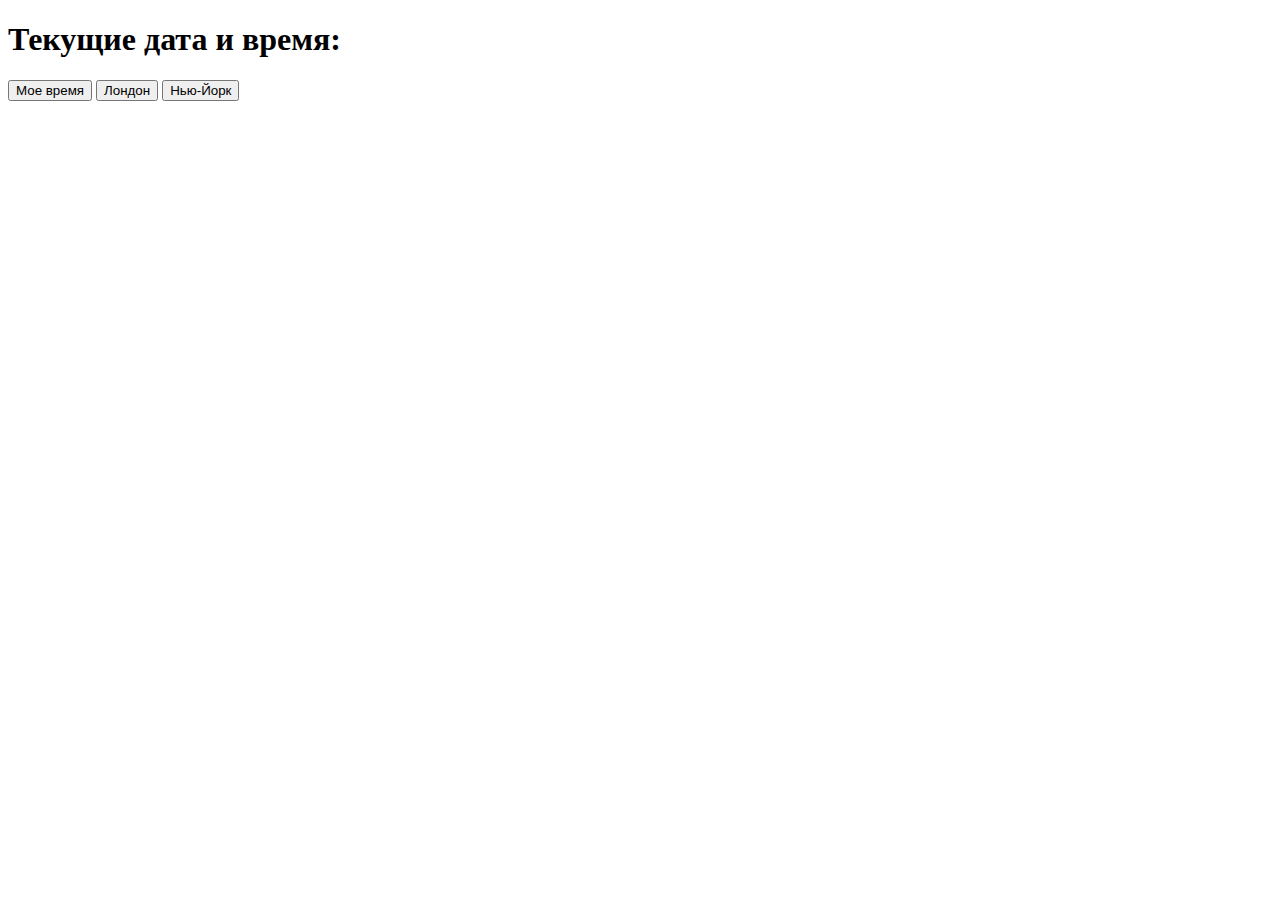
<file: templates/index.html>
<!DOCTYPE html>
<html lang="en">
<head>
    <meta charset="UTF-8">
    <meta name="viewport" content="width=device-width, initial-scale=1.0">
    <title>Текущие дата и время</title>
    <script>
        let intervalId;

        function updateTime(timezone = null) {
            clearInterval(intervalId);
            if (timezone) {
                intervalId = setInterval(() => {
                    const now = new Date();
                    const options = { timeZone: timezone, hour12: false };
                    const formattedTime = now.toLocaleString('en-GB', options);
                    document.getElementById('time').innerText = formattedTime;
                }, 1000);
            } else {
                intervalId = setInterval(() => {
                    const now = new Date();
                    const formattedTime = now.toLocaleString();
                    document.getElementById('time').innerText = formattedTime;
                }, 1000);
            }
        }

        window.onload = () => updateTime();
    </script>
</head>
<body>
    <div class="modal" tabindex="-1">
        <div class="modal-dialog">
            <div class="modal-content">
                <div class="modal-header">
                    <h1 class="modal-title">Текущие дата и время:</h1>
                </div>
                <div class="modal-body">
                    <h2 id="time"></h2>
                </div>
                <div class="modal-footer">
                    <button type="button" class="btn btn-primary" onclick="updateTime()">Мое время</button>
                    <button type="button" class="btn btn-secondary" onclick="updateTime('Europe/London')">Лондон</button>
                    <button type="button" class="btn btn-primary" onclick="updateTime('America/New_York')">Нью-Йорк</button>
                </div>
            </div>
        </div>
    </div>
</body>
</html>
</file>
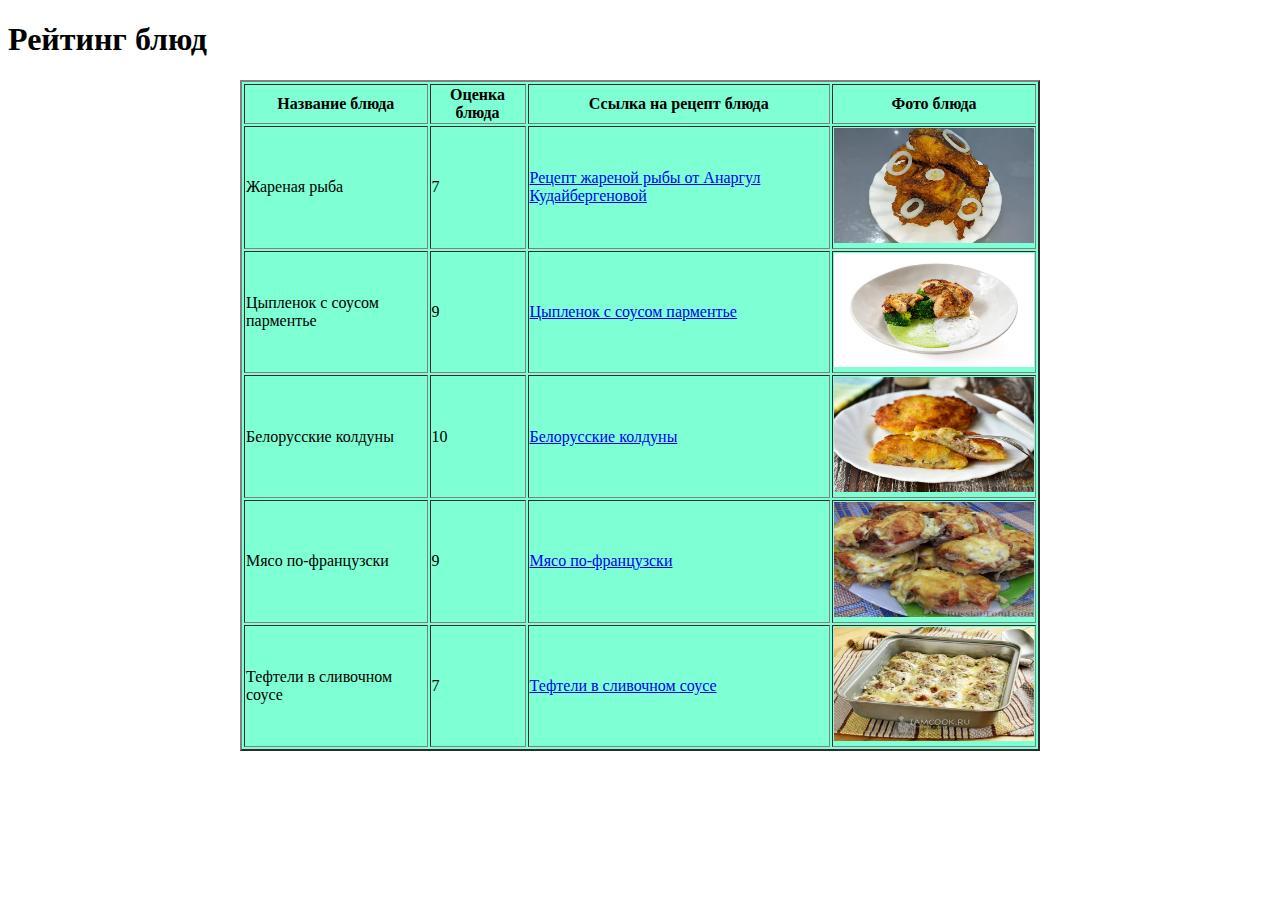
<file: VD01.html>
<!DOCTYPE html>
<html lang="en">
<head>
    <meta charset="UTF-8">
    <meta name="viewport" content="width=device-width, initial-scale=1.0">
    <title>Рейтинг блюд </title>
    <style>
        .center {
            text-align: center;
        }
    </style>
</head>
<body>
    <div class="menu">
        <h1>Рейтинг блюд</h1>
    </div>

    <table style="background-color: Aquamarine;" align="center" border="2px" height="200px" width="800px">

        <tr>
            <th>Название блюда</th>
            <th>Оценка блюда</th>
            <th>Ссылка на рецепт блюда</th>
            <th>Фото блюда</th>
        </tr>

        <tr>
            <td>Жареная рыба</td>
            <td>7</td>
            <td><a href="https://www.nur.kz/food/recipes/2110176-bystryj-recept-zharenoj-ryby-ot-anargul-kudajbergenovoj/" target="_blank">Рецепт жареной рыбы от Анаргул Кудайбергеновой</a></td>
            <td><img src="foto/жареная рыба.png" width="200" alt="Жареная рыба, рецепт от Анаргул Кудайбергеновой"></td>
        </tr>

        <tr>
            <td>Цыпленок с соусом парментье</td>
            <td>9</td>
            <td><a href="https://eda.ru/recepty/osnovnye-blyuda/cyplenok-s-sousom-parmente-176333" target="_blank">Цыпленок с соусом парментье</a></td>
            <td><img src="foto/Цыпленок с соусом парментье.png" width="200" alt="Цыпленок с соусом парментье"></td>
        </tr>

        <tr>
            <td>Белорусские колдуны</td>
            <td>10</td>
            <td><a href="https://www.russianfood.com/recipes/recipe.php?rid=151381" target="_blank">Белорусские колдуны</a></td>
            <td><img src="foto/колдуны.jpg" width="200" alt="Белорусские колдуны"></td>
        </tr>

        <tr>
            <td>Мясо по-французски</td>
            <td>9</td>
            <td><a href="https://www.russianfood.com/recipes/recipe.php?rid=129323" target="_blank">Мясо по-французски</a></td>
            <td><img src="foto/Мясо по-французски.jpg" width="200" alt="Мясо по-французски"></td>
        </tr>

        <tr>
            <td>Тефтели в сливочном соусе</td>
            <td>7</td>
            <td><a href="https://www.iamcook.ru/showrecipe/3118" target="_blank">Тефтели в сливочном соусе</a></td>
            <td><img src="foto/Тефтели в сливочном соусе.jpg" width="200" alt="Тефтели в сливочном соусе"></td>
        </tr>

    </table>
</body>
</html>
</file>
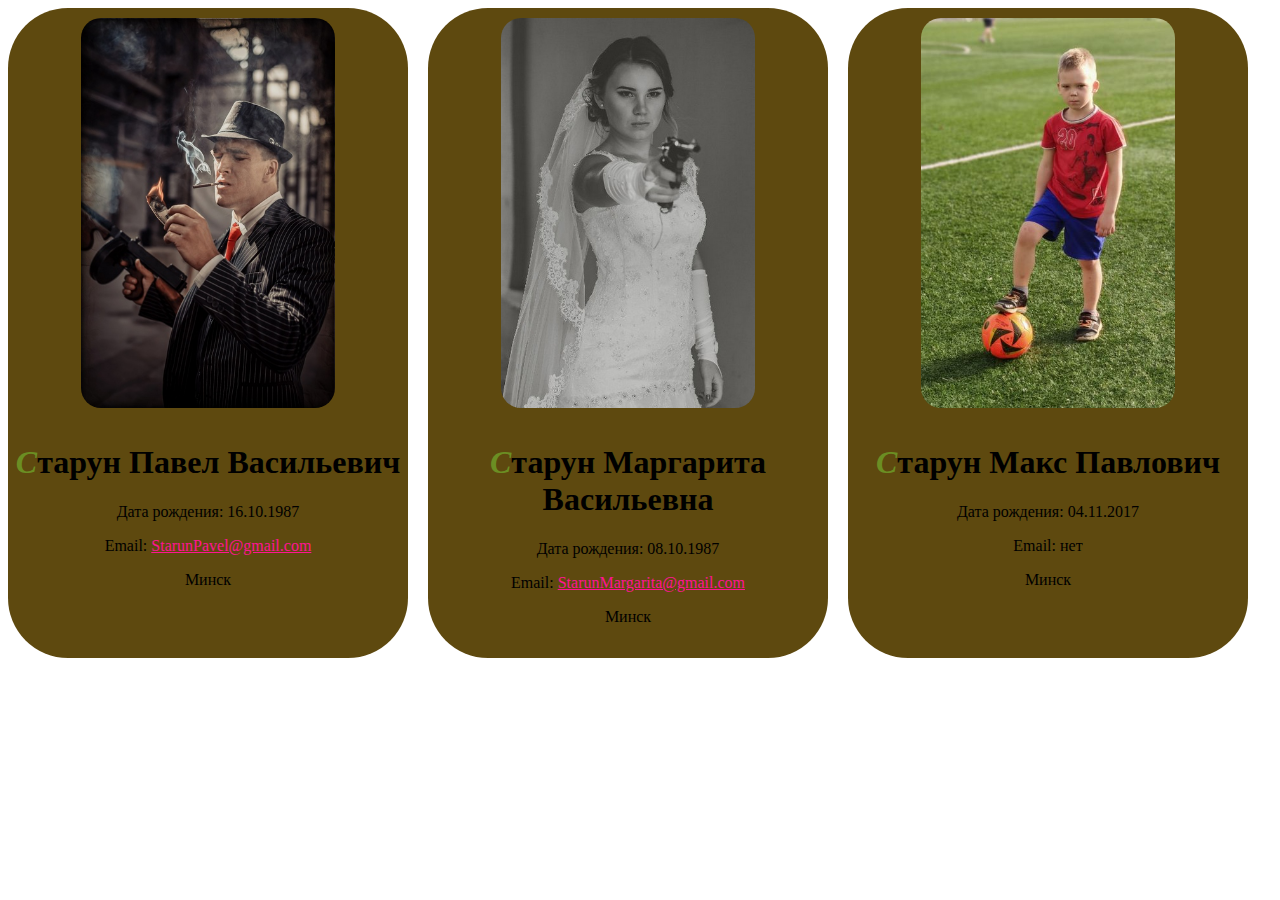
<file: VD02.html>
<!doctype html>
<html lang="en">
<head>
   <meta charset="UTF-8">
   <meta name="viewport"
         content="width=device-width, user-scalable=no, initial-scale=1.0, maximum-scale=1.0, minimum-scale=1.0">
   <meta http-equiv="X-UA-Compatible" content="ie=edge">
   <title>Сайт с карточками</title>
   <link rel="stylesheet" href="style.css">
</head>

<body>
<div class="cards-container">
   <div class="card">
       <div class="photo">
           <img src="foto/Старун Павел.jpg" alt="Фото Старуна Павла">
       </div>
       <div class="info">
           <h1>Старун Павел Васильевич</h1>
           <p>Дата рождения: 16.10.1987</p>
           <p>Email: <a href="https://mail.google.com/mail/u/0/?pli=1#inbox?compose=new">StarunPavel@gmail.com</a></p>
           <p>Минск</p>
       </div>
   </div>

   <div class="card">
       <div class="photo">
           <img src="foto/Старун Маргарита.jpg" alt="Фото Старун Маргариты">
       </div>
       <div class="info">
           <h1>Старун Маргарита Васильевна</h1>
           <p>Дата рождения: 08.10.1987</p>
           <p>Email: <a href="https://mail.google.com/mail/u/0/?pli=1#inbox?compose=new">StarunMargarita@gmail.com</a></p>
           <p>Минск</p>
       </div>
   </div>

   <div class="card">
       <div class="photo">
           <img src="foto/Старун Макс.jpg" alt="Фото Старуна Макса">
       </div>
       <div class="info">
           <h1>Старун Макс Павлович</h1>
           <p>Дата рождения: 04.11.2017</p>
           <p>Email: нет</p>
           <p>Минск</p>
       </div>
   </div>
</div>


</body>
</html>
</file>
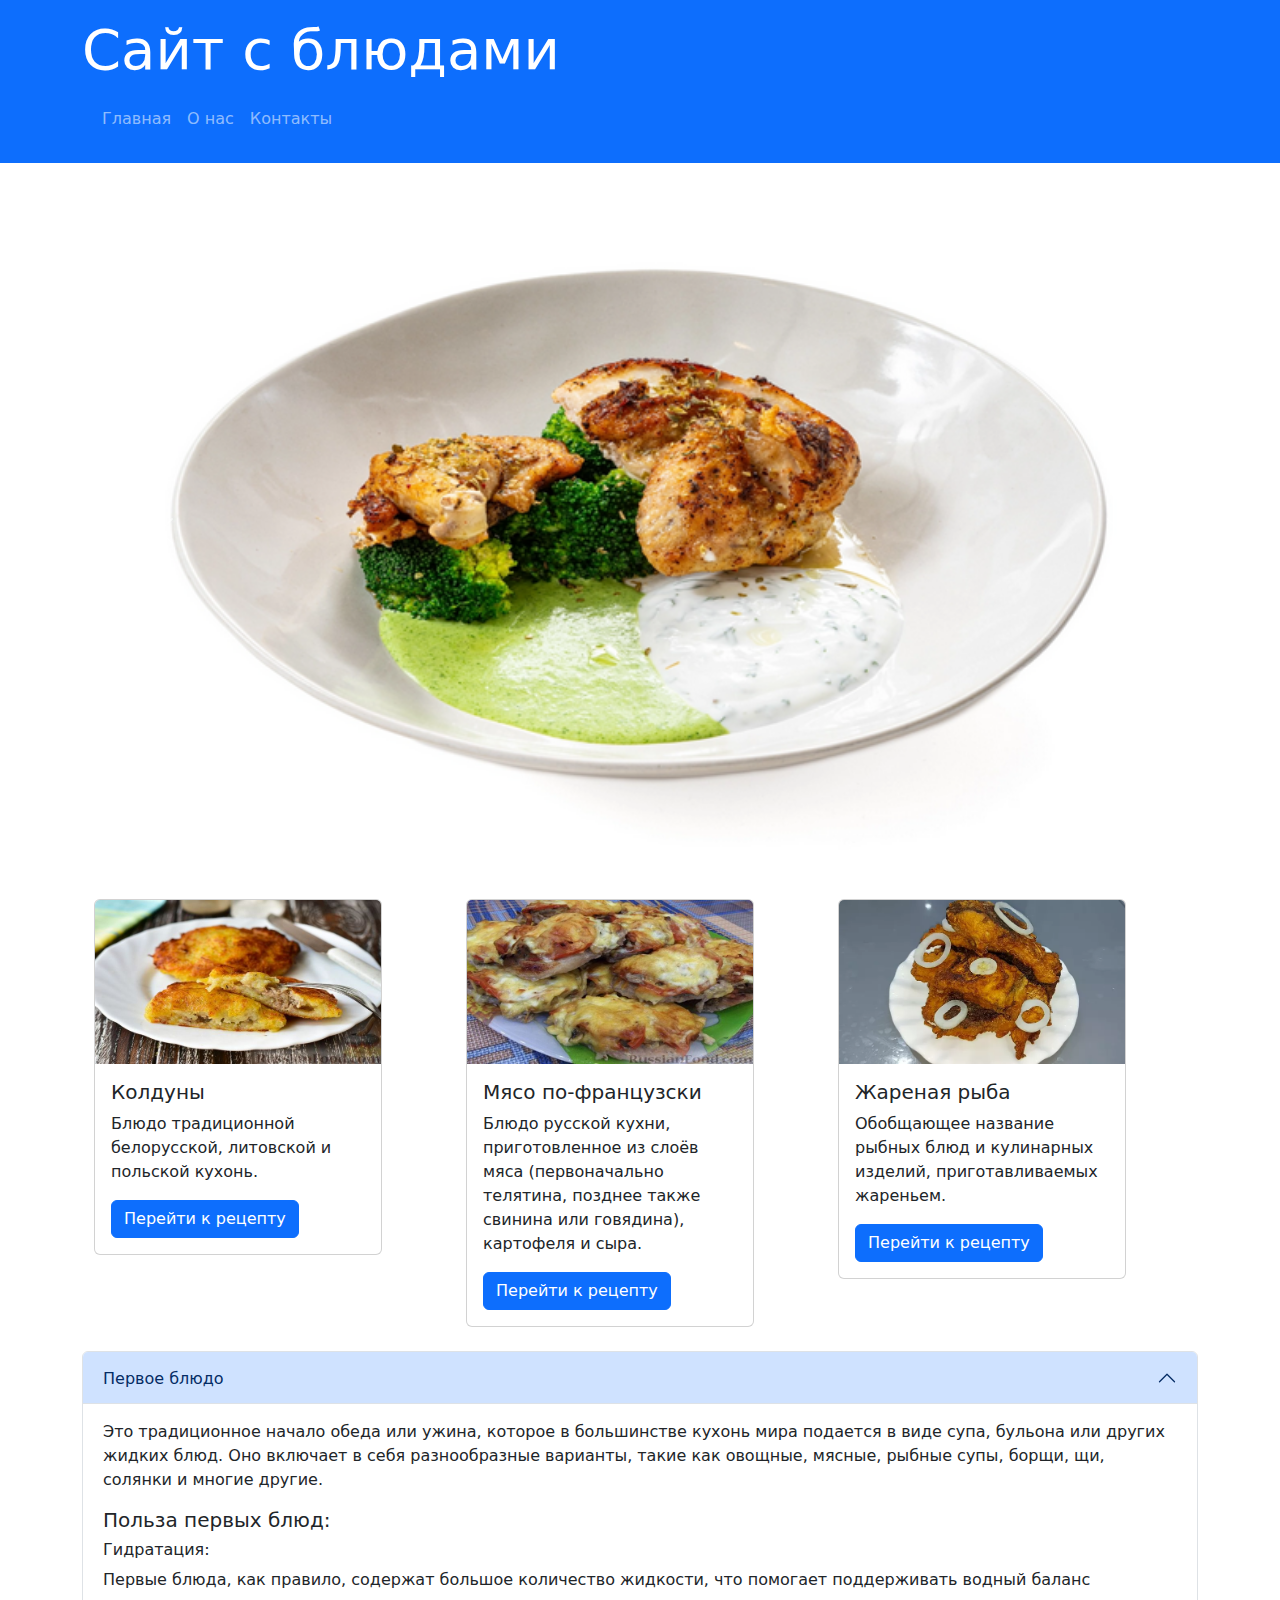
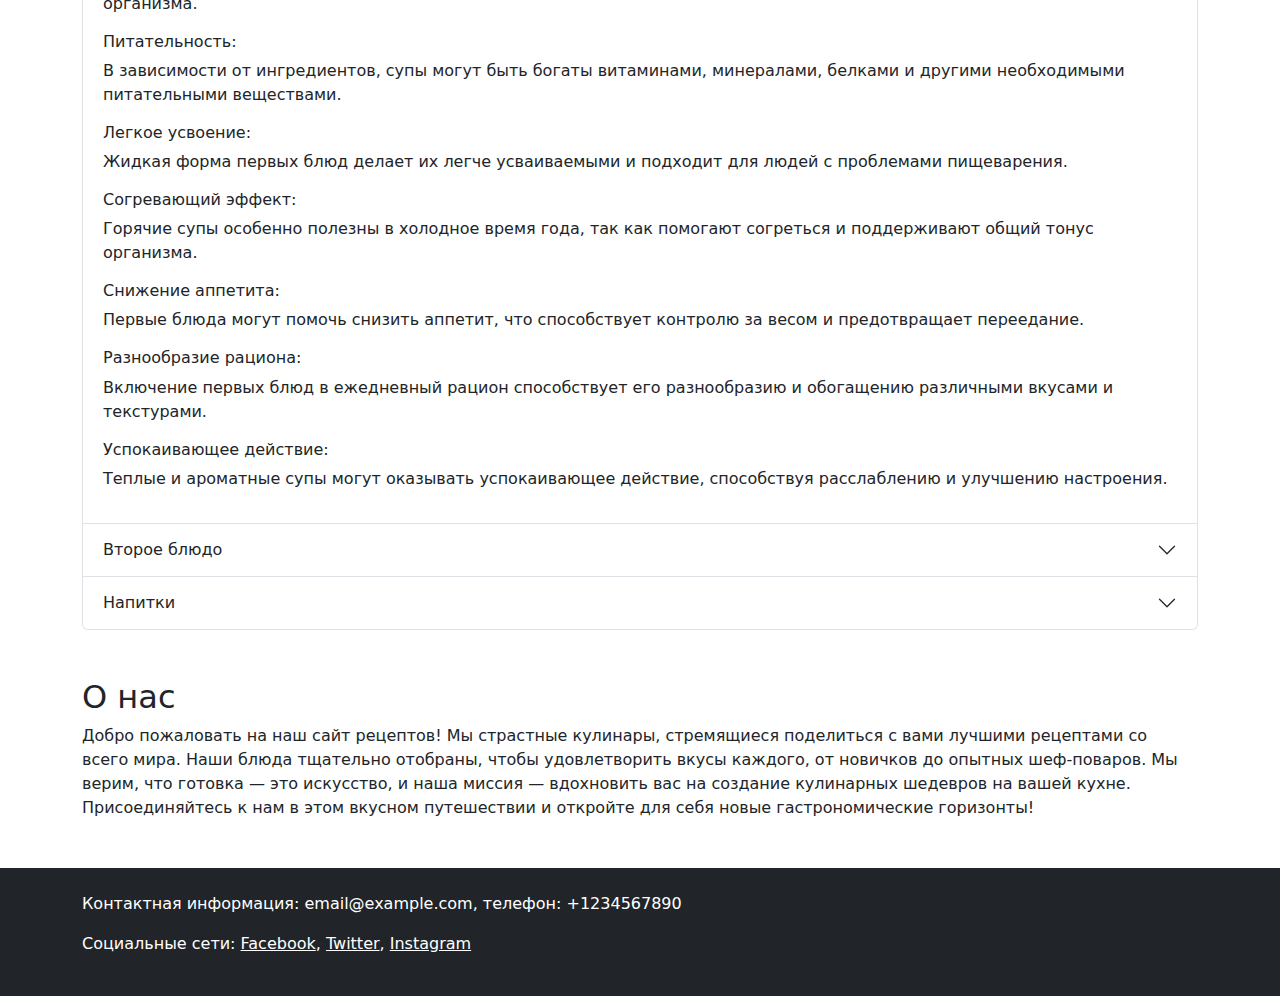
<file: VD03.html>
<!DOCTYPE html>
<html lang="en">
<head>
    <meta charset="UTF-8">
    <title>Сайт с блюдами</title>
    <link href="https://cdn.jsdelivr.net/npm/bootstrap@5.3.3/dist/css/bootstrap.min.css" rel="stylesheet" integrity="sha384-QWTKZyjpPEjISv5WaRU9OFeRpok6YctnYmDr5pNlyT2bRjXh0JMhjY6hW+ALEwIH" crossorigin="anonymous">
</head>
<body>

    <header class="bg-primary text-white p-3">
    <div class="container">
      <h1 class="display-4">Сайт с блюдами</h1>
      <nav class="navbar navbar-expand-lg navbar-dark">
        <div class="container-fluid">
          <button class="navbar-toggler" type="button" data-bs-toggle="collapse" data-bs-target="#navbarNav" aria-controls="navbarNav" aria-expanded="false" aria-label="Toggle navigation">
            <span class="navbar-toggler-icon"></span>
          </button>
          <div class="collapse navbar-collapse" id="navbarNav">
            <ul class="navbar-nav">
              <li class="nav-item">
                <a class="nav-link" href="http://localhost:63342/Tema_9_Web_Design/VD03.html?_ijt=87lh9709fj2qqhlc1qcjt361pl&_ij_reload=RELOAD_ON_SAVE">Главная</a>
              </li>
              <li class="nav-item">
                <a class="nav-link" href="#about-section">О нас</a>
              </li>
              <li class="nav-item">
                <a class="nav-link" href="#contact-section">Контакты</a>
              </li>
            </ul>
          </div>
        </div>
      </nav>
    </div>
  </header>

  <main class="container my-4">
    <div id="carouselExample" class="carousel slide my-5" class="carousel slide" data-bs-ride="carousel">
      <div class="carousel-inner">
        <div class="carousel-item active">
          <img src="foto/Цыпленок с соусом парментье.png" class="d-block w-100" alt="Slide 1">
        </div>
        <div class="carousel-item">
          <img src="foto/колдуны.jpg" class="d-block w-100" alt="Slide 2">
        </div>
        <div class="carousel-item">
          <img src="foto/жареная рыба.png" class="d-block w-100" alt="Slide 3">
        </div>
      </div>
      <button class="carousel-control-prev" type="button" data-bs-target="#carouselExample" data-bs-slide="prev">
        <span class="carousel-control-prev-icon" aria-hidden="true"></span>
        <span class="visually-hidden">Previous</span>
      </button>
      <button class="carousel-control-next" type="button" data-bs-target="#carouselExample" data-bs-slide="next">
        <span class="carousel-control-next-icon" aria-hidden="true"></span>
        <span class="visually-hidden">Next</span>
      </button>
    </div>

    <div class="container">
        <div class="row">
            <div class="col-sm-12 col-md-6 col-lg-4">
                <div class="card" style="width: 18rem;">
                    <img src="foto/колдуны.jpg" class="card-img-top" alt="колдуны">
                    <div class="card-body">
                        <h5 class="card-title">Колдуны</h5>
                        <p class="card-text">Блюдо традиционной белорусской, литовской и польской кухонь.</p>
                        <a href="https://recipes.handmade39.ru/2021/11/17/kalduny/" class="btn btn-primary">Перейти к рецепту</a>
                    </div>
                </div>
            </div>

            <div class="col-sm-12 col-md-6 col-lg-4">
                <div class="card" style="width: 18rem;">
                    <img src="foto/Мясо по-французски.jpg" class="card-img-top" alt="Мясо по-французски">
                    <div class="card-body">
                        <h5 class="card-title">Мясо по-французски</h5>
                        <p class="card-text">Блюдо русской кухни, приготовленное из слоёв мяса (первоначально телятина, позднее также свинина или говядина), картофеля и сыра.</p>
                        <a href="https://www.nur.kz/food/recipes/1679369-myaso-po-francuzski-s-farshem-v-dukhovke/" class="btn btn-primary">Перейти к рецепту</a>
                    </div>
                </div>
            </div>

            <div class="col-sm-12 col-md-6 col-lg-4">
                <div class="card" style="width: 18rem;">
                    <img src="foto/жареная рыба.png" class="card-img-top" alt="Жареная рыба">
                    <div class="card-body">
                        <h5 class="card-title">Жареная рыба</h5>
                        <p class="card-text">Обобщающее название рыбных блюд и кулинарных изделий, приготавливаемых жареньем.</p>
                        <a href="https://www.nur.kz/food/useful-tips/1803476-kak-pozarit-rybu-pravilno-v-zavisimosti-ot-vida/" class="btn btn-primary">Перейти к рецепту</a>
                    </div>
                </div>
            </div>
        </div>
    </div>

  <div class="accordion my-4" class="carousel slide my-5" id="accordionExample">
      <div class="accordion-item">
        <h1 class="accordion-header" id="headingOne">
          <button class="accordion-button" type="button" data-bs-toggle="collapse" data-bs-target="#collapseOne" aria-expanded="true" aria-controls="collapseOne">
            Первое блюдо
          </button>
        </h1>
        <div id="collapseOne" class="accordion-collapse collapse show" aria-labelledby="headingOne" data-bs-parent="#accordionExample">
          <div class="accordion-body">
            <p>Это традиционное начало обеда или ужина, которое в большинстве кухонь мира подается в виде супа, бульона или других жидких блюд.
              Оно включает в себя разнообразные варианты, такие как овощные, мясные, рыбные супы, борщи, щи, солянки и многие другие.</p>
              <h5>Польза первых блюд:</h5>
                <h6>Гидратация: </h6>
                  <p>Первые блюда, как правило, содержат большое количество жидкости, что помогает поддерживать водный баланс организма.</p>
              <h6>Питательность: </h6>
                  <p>В зависимости от ингредиентов, супы могут быть богаты витаминами, минералами, белками и другими необходимыми питательными веществами.</p>
              <h6>Легкое усвоение: </h6>
                  <p>Жидкая форма первых блюд делает их легче усваиваемыми и подходит для людей с проблемами пищеварения.</p>
              <h6>Согревающий эффект:</h6>
                  <p>Горячие супы особенно полезны в холодное время года, так как помогают согреться и поддерживают общий тонус организма.</p>
              <h6>Снижение аппетита:</h6>
                  <p>Первые блюда могут помочь снизить аппетит, что способствует контролю за весом и предотвращает переедание.</p>
              <h6>Разнообразие рациона:</h6>
                  <p>Включение первых блюд в ежедневный рацион способствует его разнообразию и обогащению различными вкусами и текстурами.</p>
              <h6>Успокаивающее действие:</h6>
                  <p>Теплые и ароматные супы могут оказывать успокаивающее действие, способствуя расслаблению и улучшению настроения.</p>
          </div>
        </div>
      </div>
      <div class="accordion-item">
        <h2 class="accordion-header" id="headingTwo">
          <button class="accordion-button collapsed" type="button" data-bs-toggle="collapse" data-bs-target="#collapseTwo" aria-expanded="false" aria-controls="collapseTwo">
            Второе блюдо
          </button>
        </h2>
        <div id="collapseTwo" class="accordion-collapse collapse" aria-labelledby="headingTwo" data-bs-parent="#accordionExample">
          <div class="accordion-body">
            <p>Это основное блюдо обеда или ужина, которое обычно включает в себя более сытные и питательные компоненты, чем первое блюдо.
              В зависимости от культуры и предпочтений, второе блюдо может быть мясным, рыбным, овощным или комбинированным.</p>
              <h5>Польза вторых блюд:</h5>
                <h6>Питательность: </h6>
                  <p>Вторые блюда часто богаты белками, жирами, витаминами и минералами, что способствует сытости и поддерживает общее здоровье.</p>
              <h6>Энергия и выносливость: </h6>
                  <p>Белки из мяса или других источников, содержащихся во вторых блюдах, являются важными строительными блоками для тканей и клеток, а также источниками энергии.</p>
              <h6>Многообразие питания: </h6>
                  <p>Вторые блюда позволяют включать различные виды продуктов в рацион, что обогащает питание разнообразием макро- и микроэлементов.</p>
              <h6>Удовлетворение аппетита:</h6>
                  <p>Более сытные и питательные вторые блюда помогают удовлетворить аппетит и предотвратить переедание.</p>
              <h6>Поддержание мышечной массы:</h6>
                  <p>Белки из вторых блюд важны для поддержания и роста мышечной массы, что особенно важно для людей, ведущих активный образ жизни или занимающихся спортом.</p>
          </div>
        </div>
      </div>
      <div class="accordion-item">
        <h2 class="accordion-header" id="headingThree">
          <button class="accordion-button collapsed" type="button" data-bs-toggle="collapse" data-bs-target="#collapseThree" aria-expanded="false" aria-controls="collapseThree">
            Напитки
          </button>
        </h2>
        <div id="collapseThree" class="accordion-collapse collapse" aria-labelledby="headingThree" data-bs-parent="#accordionExample">
          <div class="accordion-body">
            <p>После первого и второго блюда можно выбирать различные напитки в зависимости от личных предпочтений и потребностей организма.
                Вот несколько вариантов напитков, которые часто употребляются после еды:</p>
            <h6>Вода</h6>
              <p>Это самый простой и полезный выбор. Вода помогает увлажнить организм, поддерживает пищеварение и является идеальным вариантом для тех, кто хочет избегать лишних калорий и сахара.</p>
            <h6>Чай</h6>
              <p>Чай может быть как черным, так и зеленым. Он содержит антиоксиданты, которые могут помочь в усвоении пищи и улучшении общего состояния. Черный чай также может помочь в улучшении пищеварения благодаря содержанию танинов.</p>
            <h6>Компот</h6>
              <p>Это напиток на основе вареных сухофруктов, часто сладкий и ароматный. Он богат витаминами и минералами, идеально подходит для того, чтобы утолить жажду после еды.</p>
            <h6>Соки</h6>
              <p>Натуральные фруктовые или овощные соки предоставляют организму витамины и минералы, необходимые для поддержания здоровья. Однако стоит предпочитать соки без добавления сахара, чтобы избежать лишних калорий.</p>
            <h6>Молоко</h6>
              <p>Напиток, богатый белком и кальцием. Молоко или молочные продукты могут быть полезны после употребления более сытных блюд, так как они способствуют лучшему усвоению питательных веществ.</p>
            <h6>Пробиотические напитки</h6>
              <p>Кефир, йогуртные напитки или кисломолочные напитки могут помочь в поддержании здоровой микрофлоры кишечника и улучшении пищеварения.</p>
          </div>
        </div>
      </div>
      <section id="about-section" class="my-5">
          <h2>О нас</h2>
          <p>Добро пожаловать на наш сайт рецептов! Мы страстные кулинары, стремящиеся поделиться с вами лучшими рецептами со всего мира. Наши блюда тщательно отобраны, чтобы удовлетворить вкусы каждого, от новичков до опытных шеф-поваров. Мы верим, что готовка — это искусство, и наша миссия — вдохновить вас на создание кулинарных шедевров на вашей кухне. Присоединяйтесь к нам в этом вкусном путешествии и откройте для себя новые гастрономические горизонты!</p>
      </section>
    </div>
  </main>

    <footer id="contact-section" class="bg-dark text-white p-4">
    <div class="container">
      <p>Контактная информация: email@example.com, телефон: +1234567890</p>
      <p>Социальные сети:
        <a href="#" class="text-white">Facebook</a>,
        <a href="#" class="text-white">Twitter</a>,
        <a href="#" class="text-white">Instagram</a>
      </p>
    </div>
  </footer>




    <script src="https://cdn.jsdelivr.net/npm/bootstrap@5.3.3/dist/js/bootstrap.bundle.min.js" integrity="sha384-YvpcrYf0tY3lHB60NNkmXc5s9fDVZLESaAA55NDzOxhy9GkcIdslK1eN7N6jIeHz" crossorigin="anonymous"></script>

</body>
</html>
</file>
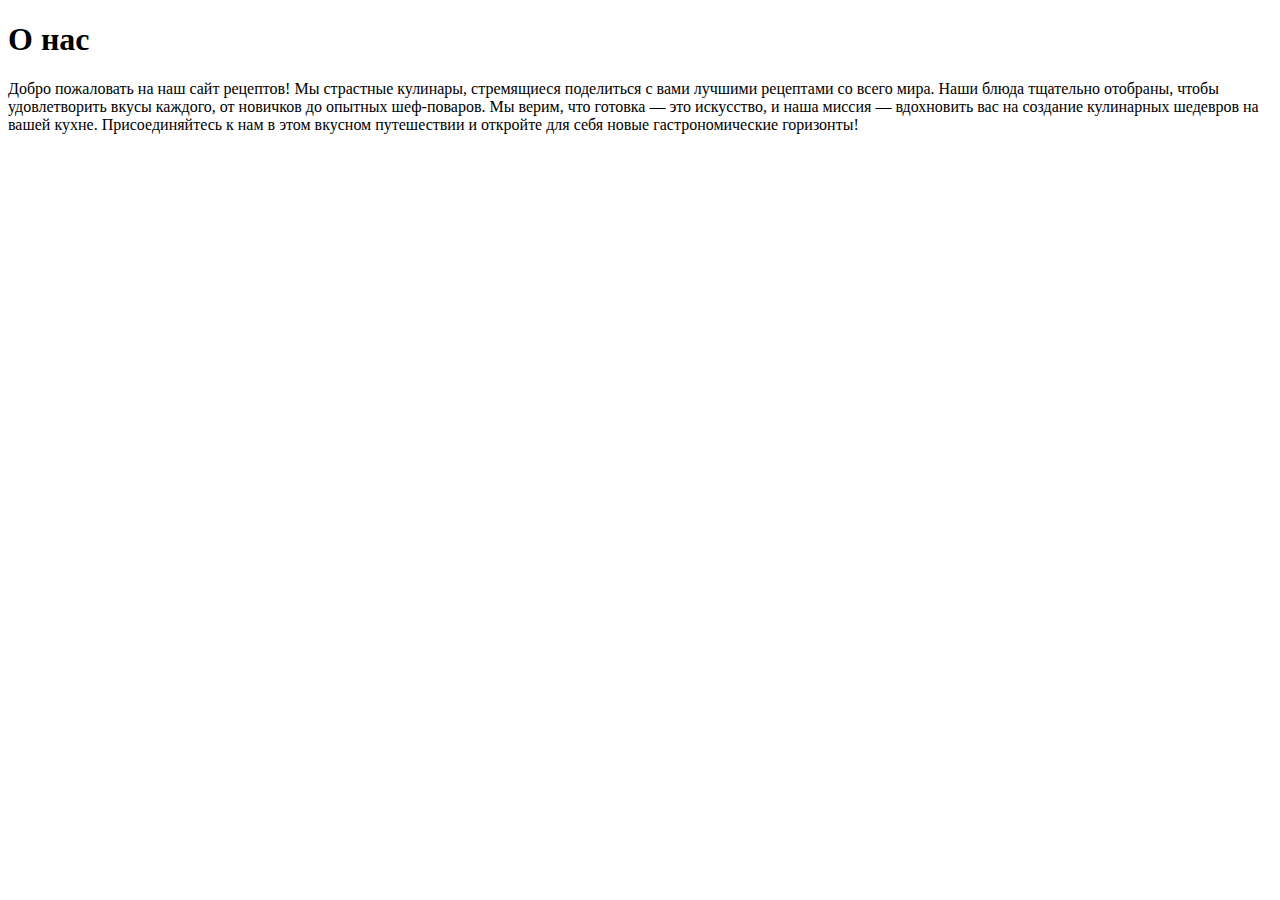
<file: templates/blog.html>
<!DOCTYPE html>
<html lang="en">
<head>
    <meta charset="UTF-8">
    <title>Блог О нас</title>
</head>
<body>

    <h1>О нас</h1>

      <p>Добро пожаловать на наш сайт рецептов! Мы страстные кулинары, стремящиеся поделиться с вами лучшими рецептами со всего мира.
          Наши блюда тщательно отобраны, чтобы удовлетворить вкусы каждого, от новичков до опытных шеф-поваров.
          Мы верим, что готовка — это искусство, и наша миссия — вдохновить вас на создание кулинарных шедевров на вашей кухне.
          Присоединяйтесь к нам в этом вкусном путешествии и откройте для себя новые гастрономические горизонты!</p>

</body>
</html>
</file>
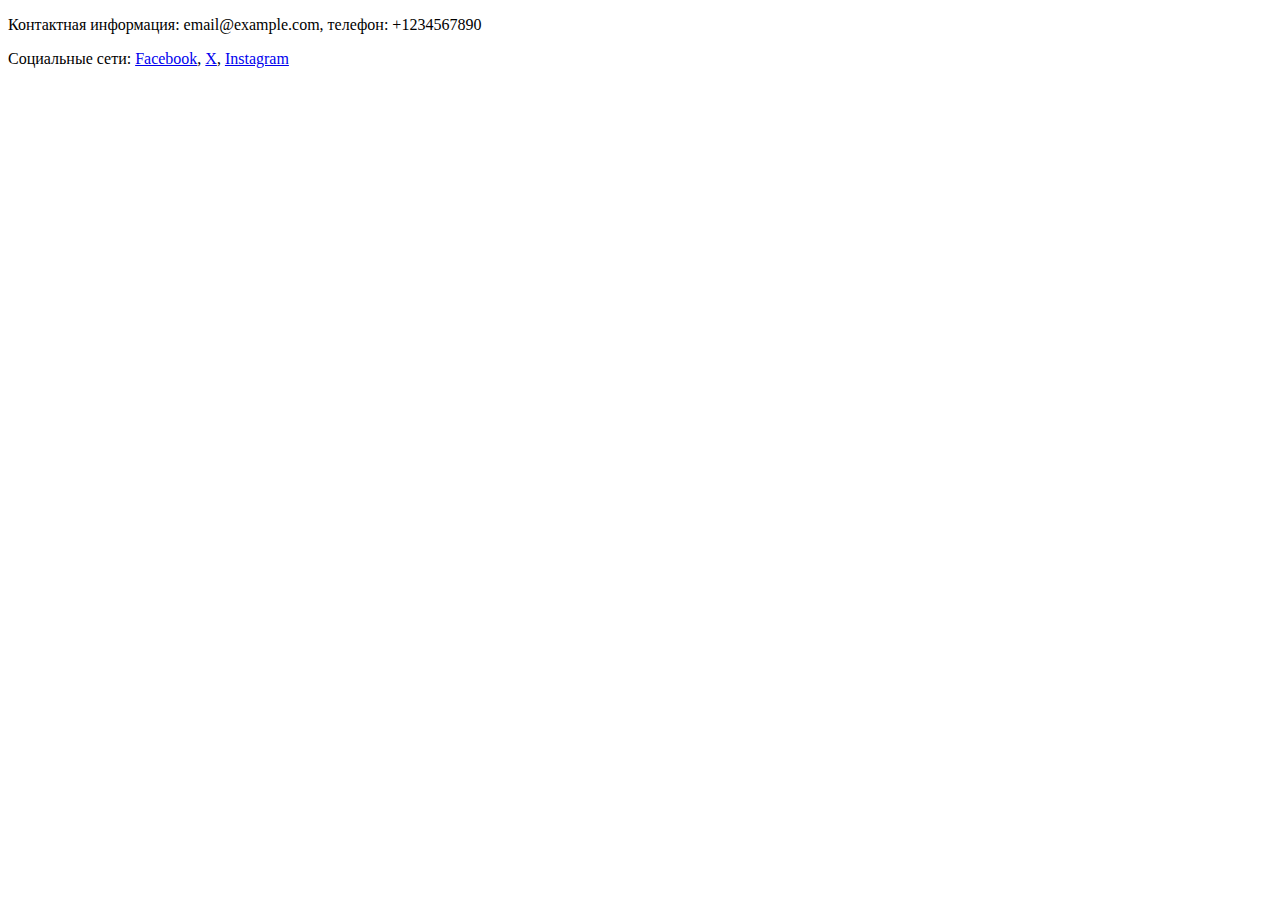
<file: templates/contacts.html>
<!DOCTYPE html>
<html lang="en">
<head>
    <meta charset="UTF-8">
    <title>Контакты</title>
</head>
<body>
     <footer id="contact-section" class="bg-dark text-white p-4">
        <div class="container">
          <p>Контактная информация: email@example.com, телефон: +1234567890</p>
          <p>Социальные сети:
            <a href="https://ru-ru.facebook.com/login/?next=https%3A%2F%2Fru-ru.facebook.com%2F" class="text-white">Facebook</a>,
            <a href="https://x.com/" class="text-white">X</a>,
            <a href="https://www.instagram.com/" class="text-white">Instagram</a>
          </p>
        </div>
     </footer>
</body>
</html>
</file>
<file: style.css>
.card {
   width: 400px;
   height: 650px;
   background-color: #5E490F;
   border-radius: 60px;
   overflow: hidden;
}


.photo {
   height: 60%;
   padding: 10px;
   display: flex;
   justify-content: center;
   align-items: center;
}

.info {
   padding: 5px;
   height: 40%;
   text-align: center;
}

img {
   max-width: 100%;
   max-height: 100%;
   border-radius: 20px;
}
.cards-container {
   display: flex;
   gap: 20px;

a:link {
    color: deeppink;
}

a:visited {
    color: olivedrab;
}

a:active{
    color: royalblue;
}

h1::first-letter {
    color: olivedrab;
    font-style: oblique;
    font-size: 50px:
    border-radius: 10px;
}
</file>
